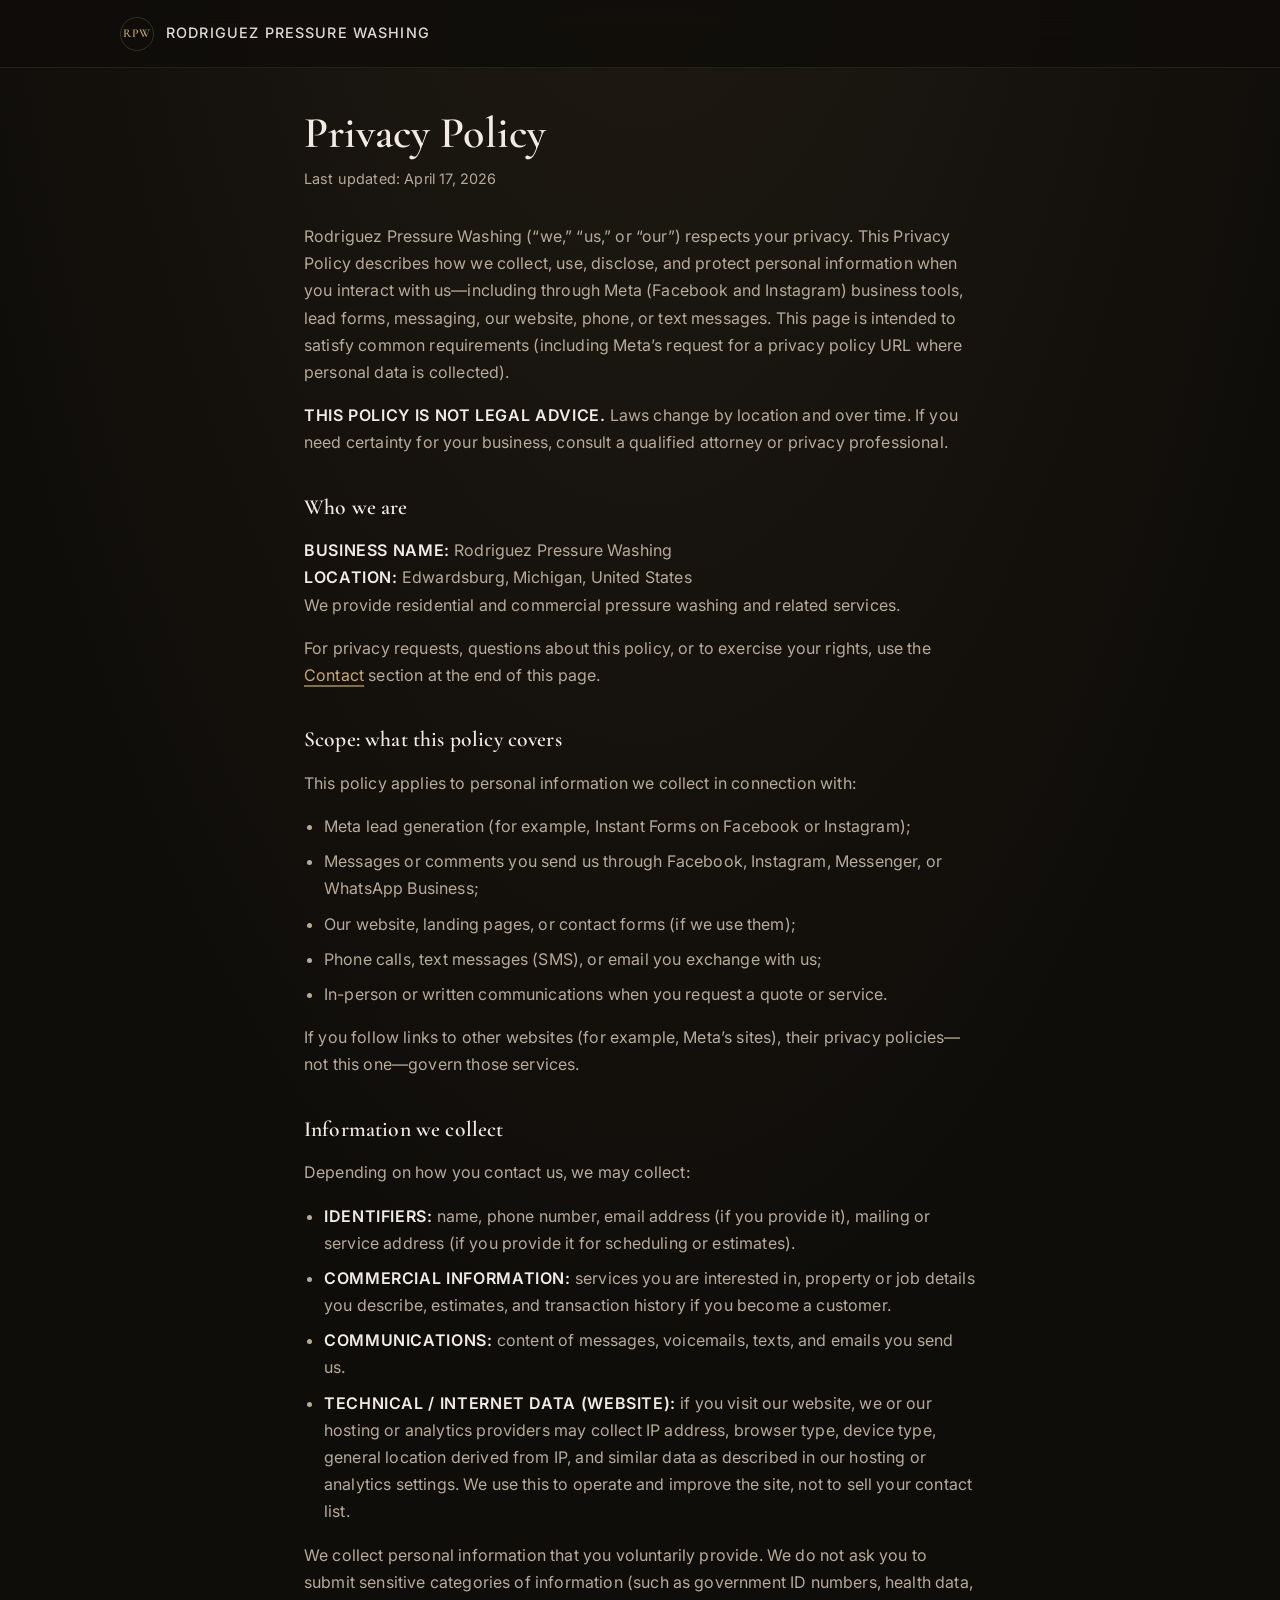
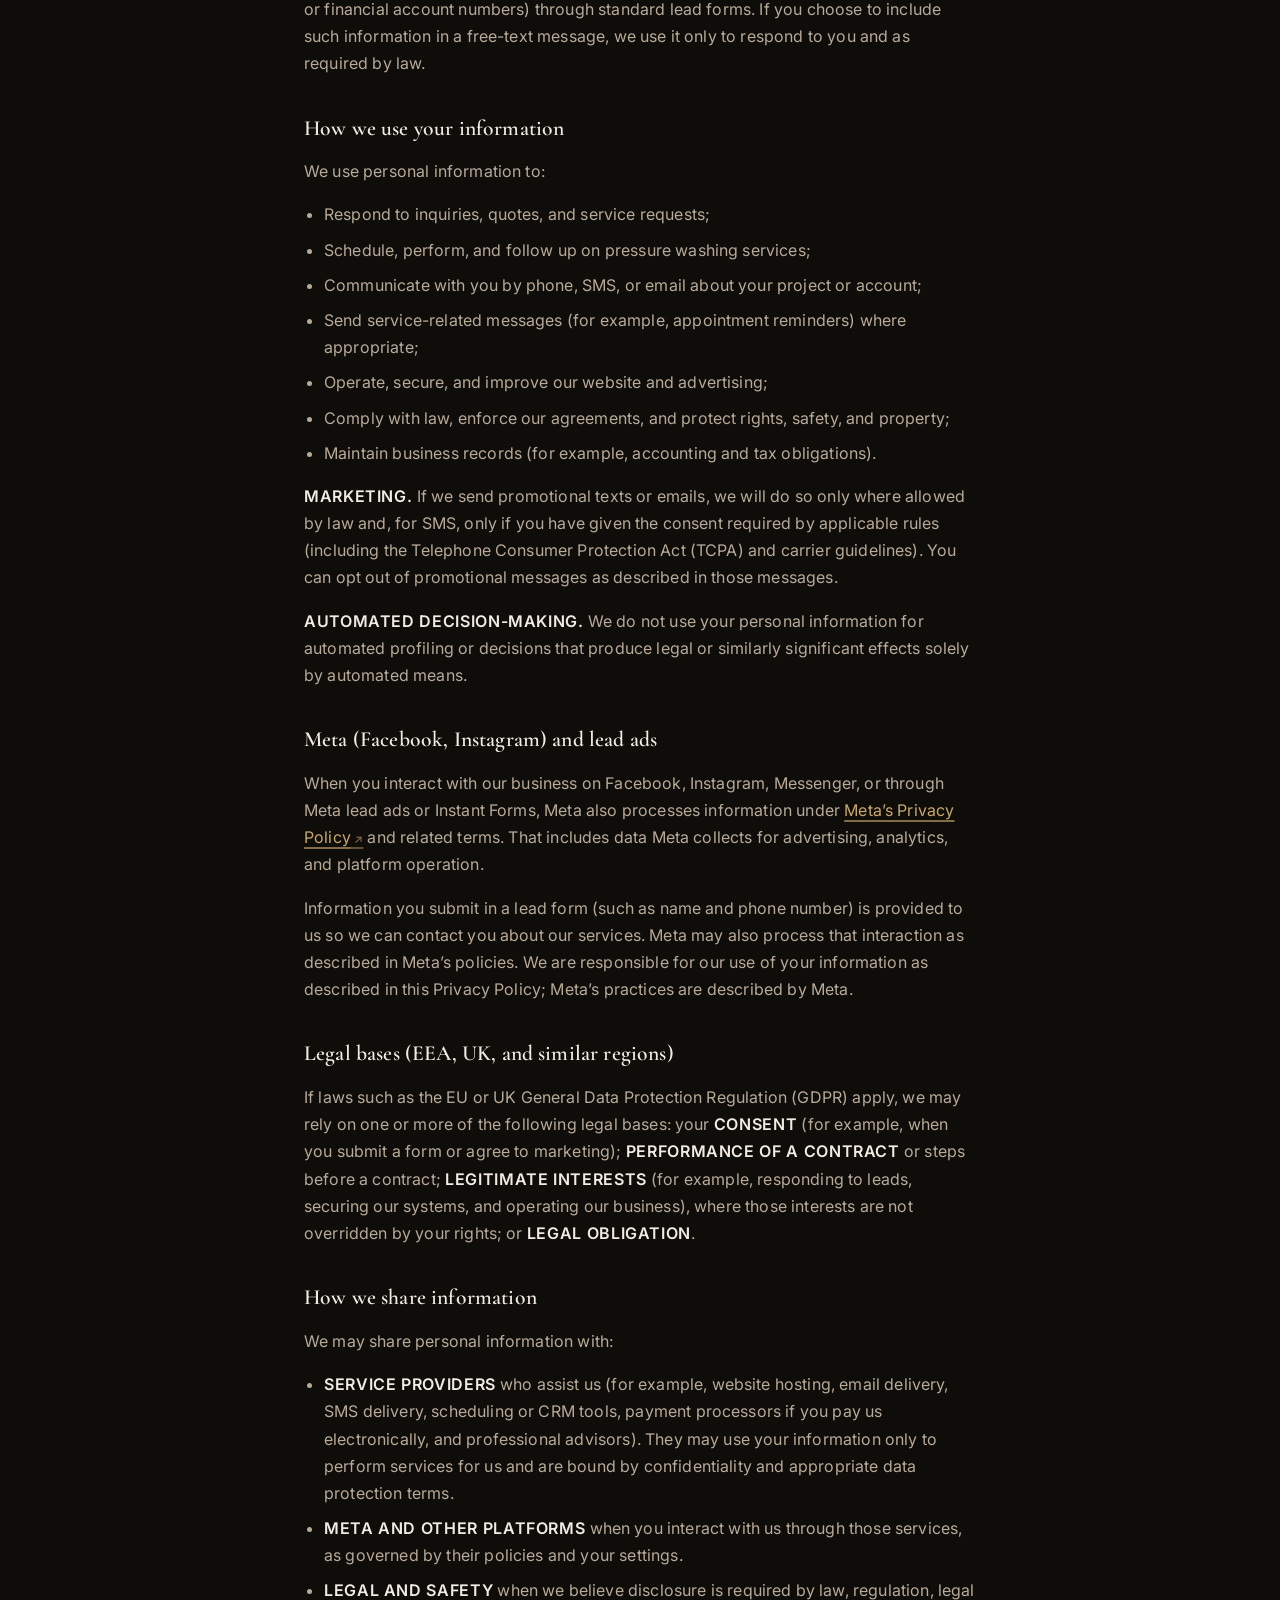
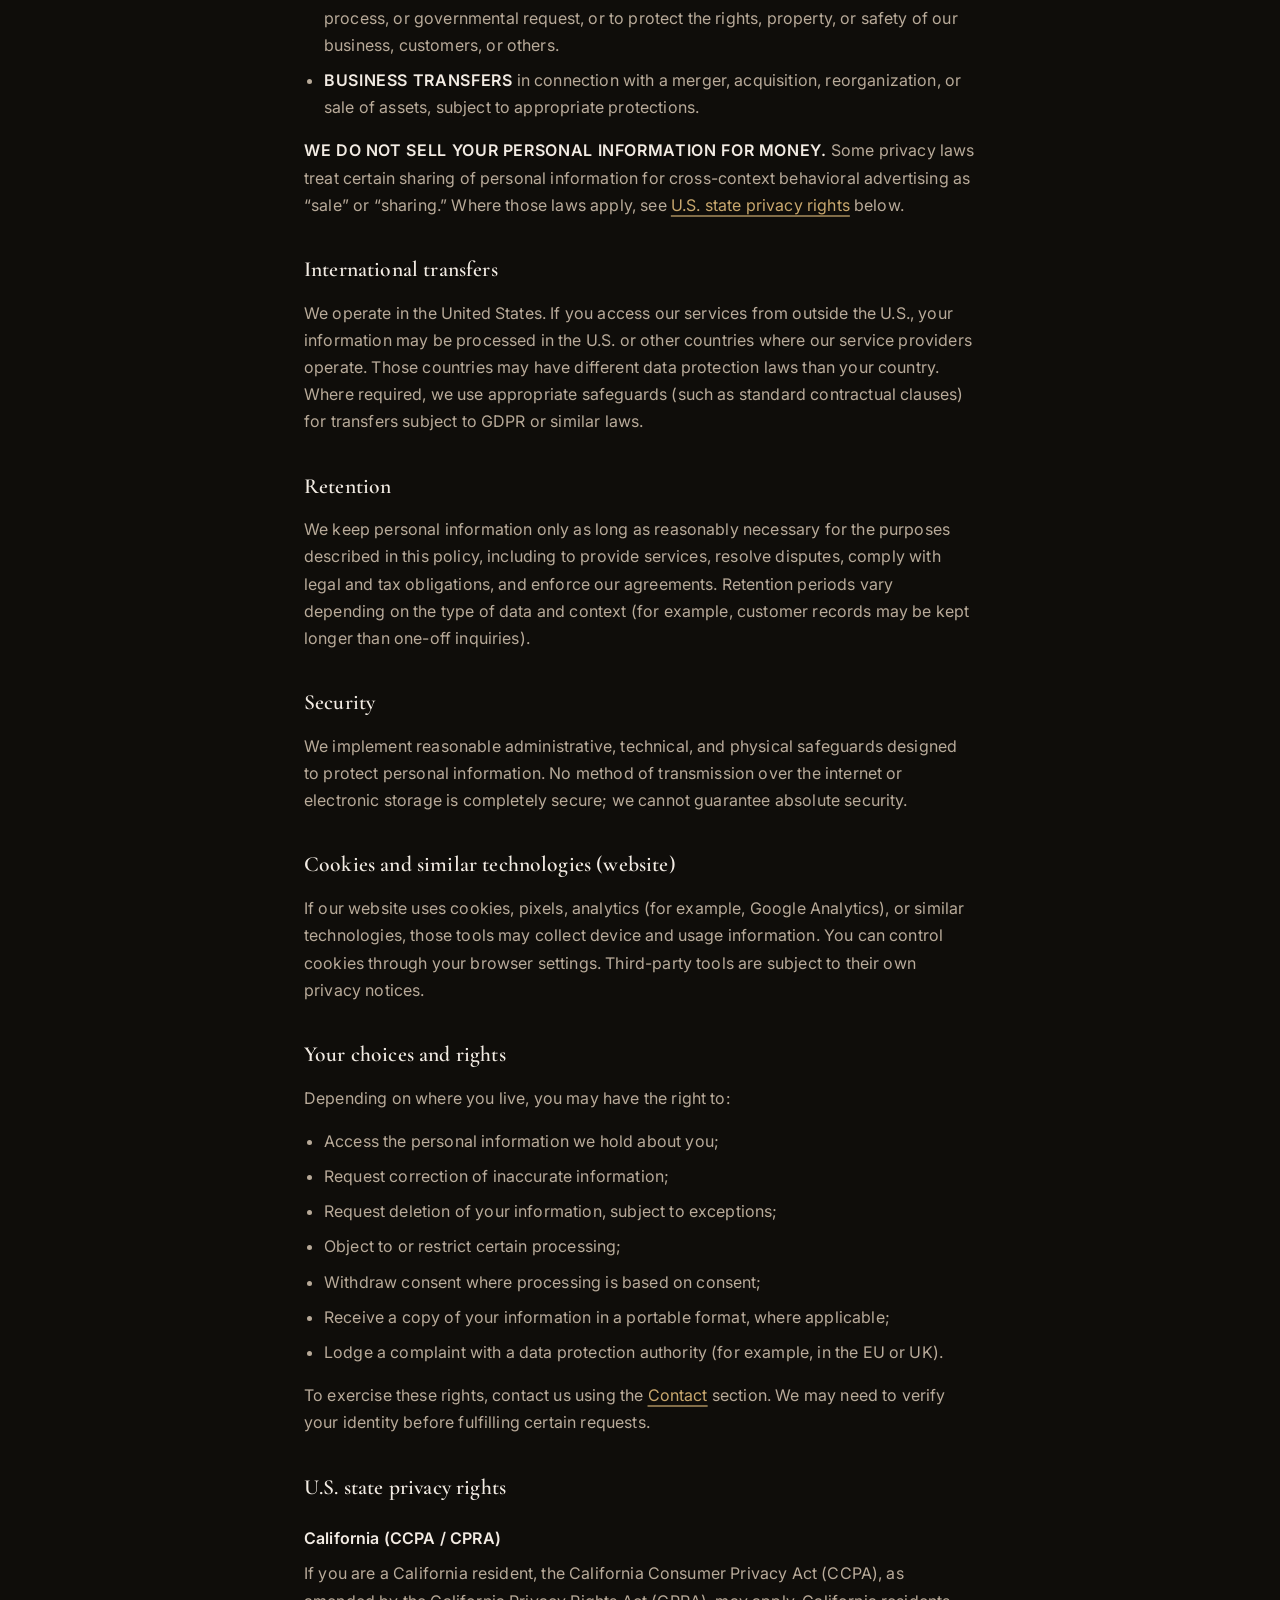
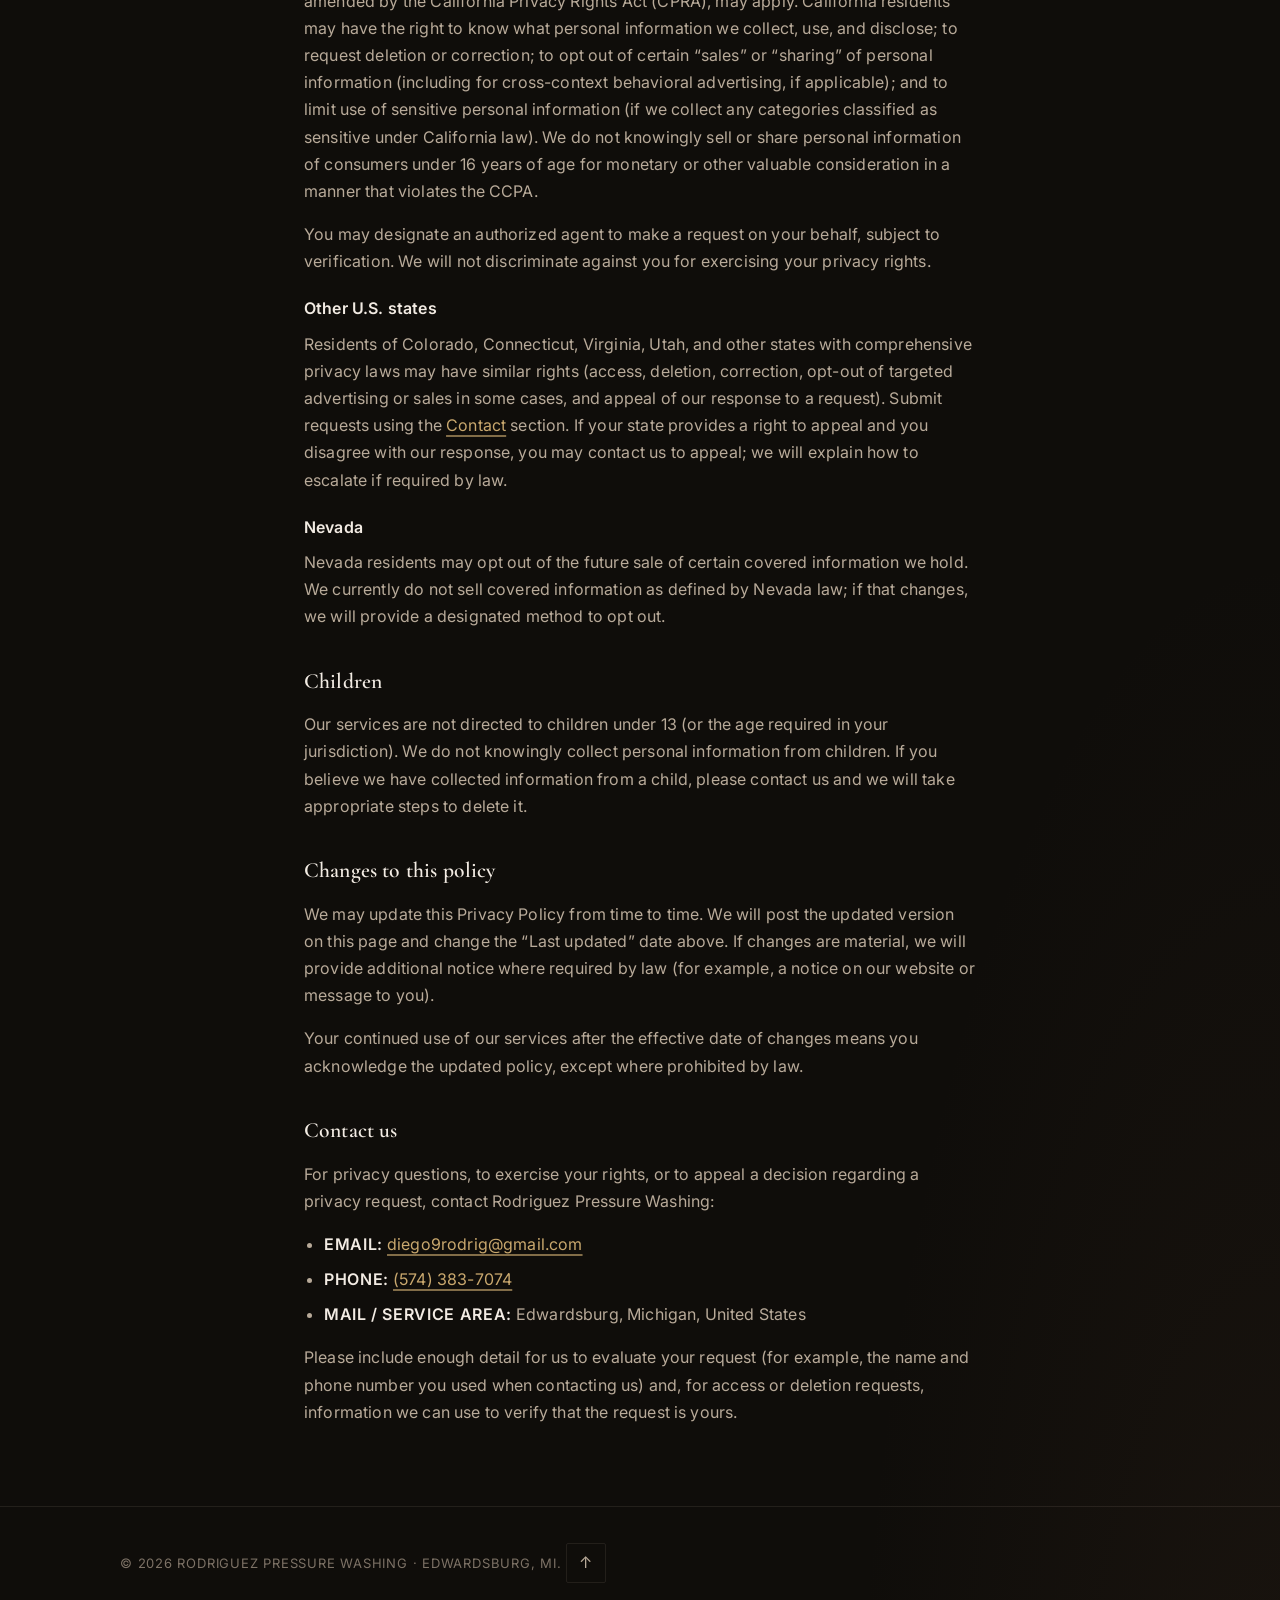
<file: rodriguezpressurewashing/privacy/policy/index.html>
<!DOCTYPE html>
<html lang="en">

<head>
  <meta charset="UTF-8" />
  <meta name="viewport" content="width=device-width, initial-scale=1.0" />
  <meta name="description"
    content="Privacy Policy for Rodriguez Pressure Washing — personal information, Meta lead ads, SMS, and your rights." />
  <title>Privacy Policy — Rodriguez Pressure Washing</title>
  <link rel="preconnect" href="https://fonts.googleapis.com" />
  <link rel="preconnect" href="https://fonts.gstatic.com" crossorigin />
  <link
    href="https://fonts.googleapis.com/css2?family=Cormorant+Garamond:ital,wght@0,400;0,500;0,600;0,700;1,400;1,500&family=Inter:wght@400;500;600&display=swap"
    rel="stylesheet" />
  <!-- Paths go up three levels to the site root where /css and /js live -->
  <link rel="stylesheet" href="../../../css/styles.css" />
  <script>
    /* Same as the main site: lets CSS assume JS ran (e.g. scroll-reveal rules) */
    document.documentElement.classList.add("js");
  </script>
  <style>
    /* Page-only layout: keeps long legal text readable without touching global styles.css */
    .policy-main {
      /* Clear the fixed header bar (see --header-h in styles.css) */
      padding-top: calc(var(--header-h) + 2.5rem);
      padding-bottom: 4rem;
    }

    .policy-inner {
      max-width: min(42rem, 100%);
    }

    .policy-hero-title {
      font-family: var(--font-display);
      font-size: clamp(2rem, 4vw, 2.75rem);
      font-weight: 600;
      line-height: 1.15;
      margin: 0 0 0.5rem;
      color: var(--text-primary);
    }

    .policy-updated {
      margin: 0 0 2rem;
      font-size: 0.9rem;
      color: var(--text-muted);
    }

    .policy-prose h2 {
      font-family: var(--font-display);
      font-size: 1.35rem;
      font-weight: 600;
      margin: 2rem 0 0.75rem;
      color: var(--text-primary);
    }

    .policy-prose h3 {
      font-family: var(--font-body);
      font-size: 1rem;
      font-weight: 600;
      margin: 1.25rem 0 0.5rem;
      color: var(--text-primary);
    }

    .policy-prose p,
    .policy-prose ul {
      margin: 0 0 1rem;
      color: var(--text-muted);
    }

    .policy-prose ul {
      padding-left: 1.25rem;
    }

    .policy-prose li {
      margin-bottom: 0.5rem;
    }

    .policy-prose strong {
      color: var(--text-primary);
    }

    /* Header shows business name only (no nav); keeps the bar aligned like the rest of the site */
    .policy-header-inner {
      justify-content: flex-start;
    }
  </style>
</head>

<body>
  <header class="site-header" id="top">
    <div class="header-inner policy-header-inner">
      <!-- Not a link: avoids implying navigation away from this standalone policy URL -->
      <div class="logo">
        <span class="logo-mark" aria-hidden="true">RPW</span>
        <span class="logo-text">Rodriguez Pressure Washing</span>
      </div>
    </div>
  </header>

  <main class="policy-main" id="main">
    <div class="container policy-inner">
      <h1 class="policy-hero-title">Privacy Policy</h1>
      <p class="policy-updated">Last updated: April 17, 2026</p>

      <div class="policy-prose">
        <p>
          Rodriguez Pressure Washing (“we,” “us,” or “our”) respects your privacy. This Privacy Policy
          describes how we collect, use, disclose, and protect personal information when you interact with
          us—including through Meta (Facebook and Instagram) business tools, lead forms, messaging, our
          website, phone, or text messages. This page is intended to satisfy common requirements (including
          Meta’s request for a privacy policy URL where personal data is collected).
        </p>
        <p>
          <strong>This policy is not legal advice.</strong> Laws change by location and over time. If you need
          certainty for your business, consult a qualified attorney or privacy professional.
        </p>

        <h2>Who we are</h2>
        <p>
          <strong>Business name:</strong> Rodriguez Pressure Washing<br />
          <strong>Location:</strong> Edwardsburg, Michigan, United States<br />
          We provide residential and commercial pressure washing and related services.
        </p>
        <p>
          For privacy requests, questions about this policy, or to exercise your rights, use the
          <a href="#contact">Contact</a> section at the end of this page.
        </p>

        <h2>Scope: what this policy covers</h2>
        <p>This policy applies to personal information we collect in connection with:</p>
        <ul>
          <li>Meta lead generation (for example, Instant Forms on Facebook or Instagram);</li>
          <li>Messages or comments you send us through Facebook, Instagram, Messenger, or WhatsApp Business;</li>
          <li>Our website, landing pages, or contact forms (if we use them);</li>
          <li>Phone calls, text messages (SMS), or email you exchange with us;</li>
          <li>In-person or written communications when you request a quote or service.</li>
        </ul>
        <p>
          If you follow links to other websites (for example, Meta’s sites), their privacy policies—not
          this one—govern those services.
        </p>

        <h2>Information we collect</h2>
        <p>Depending on how you contact us, we may collect:</p>
        <ul>
          <li>
            <strong>Identifiers:</strong> name, phone number, email address (if you provide it), mailing or
            service address (if you provide it for scheduling or estimates).
          </li>
          <li>
            <strong>Commercial information:</strong> services you are interested in, property or job details
            you describe, estimates, and transaction history if you become a customer.
          </li>
          <li>
            <strong>Communications:</strong> content of messages, voicemails, texts, and emails you send us.
          </li>
          <li>
            <strong>Technical / internet data (website):</strong> if you visit our website, we or our
            hosting or analytics providers may collect IP address, browser type, device type, general
            location derived from IP, and similar data as described in our hosting or analytics settings.
            We use this to operate and improve the site, not to sell your contact list.
          </li>
        </ul>
        <p>
          We collect personal information that you voluntarily provide. We do not ask you to submit sensitive
          categories of information (such as government ID numbers, health data, or financial account
          numbers) through standard lead forms. If you choose to include such information in a free-text
          message, we use it only to respond to you and as required by law.
        </p>

        <h2>How we use your information</h2>
        <p>We use personal information to:</p>
        <ul>
          <li>Respond to inquiries, quotes, and service requests;</li>
          <li>Schedule, perform, and follow up on pressure washing services;</li>
          <li>Communicate with you by phone, SMS, or email about your project or account;</li>
          <li>Send service-related messages (for example, appointment reminders) where appropriate;</li>
          <li>Operate, secure, and improve our website and advertising;</li>
          <li>Comply with law, enforce our agreements, and protect rights, safety, and property;</li>
          <li>Maintain business records (for example, accounting and tax obligations).</li>
        </ul>
        <p>
          <strong>Marketing.</strong> If we send promotional texts or emails, we will do so only where
          allowed by law and, for SMS, only if you have given the consent required by applicable rules
          (including the Telephone Consumer Protection Act (TCPA) and carrier guidelines). You can opt out of
          promotional messages as described in those messages.
        </p>
        <p>
          <strong>Automated decision-making.</strong> We do not use your personal information for automated
          profiling or decisions that produce legal or similarly significant effects solely by automated
          means.
        </p>

        <h2>Meta (Facebook, Instagram) and lead ads</h2>
        <p>
          When you interact with our business on Facebook, Instagram, Messenger, or through Meta lead ads or
          Instant Forms, Meta also processes information under
          <a href="https://www.facebook.com/privacy/policy/" target="_blank" rel="noopener noreferrer">Meta’s
            Privacy Policy</a> and related terms. That includes data Meta collects for advertising, analytics,
          and platform operation.
        </p>
        <p>
          Information you submit in a lead form (such as name and phone number) is provided to us so we can
          contact you about our services. Meta may also process that interaction as described in Meta’s
          policies. We are responsible for our use of your information as described in this Privacy Policy;
          Meta’s practices are described by Meta.
        </p>

        <h2>Legal bases (EEA, UK, and similar regions)</h2>
        <p>
          If laws such as the EU or UK General Data Protection Regulation (GDPR) apply, we may rely on one or
          more of the following legal bases: your <strong>consent</strong> (for example, when you submit a
          form or agree to marketing); <strong>performance of a contract</strong> or steps before a contract;
          <strong>legitimate interests</strong> (for example, responding to leads, securing our systems, and
          operating our business), where those interests are not overridden by your rights; or
          <strong>legal obligation</strong>.
        </p>

        <h2>How we share information</h2>
        <p>We may share personal information with:</p>
        <ul>
          <li>
            <strong>Service providers</strong> who assist us (for example, website hosting, email delivery,
            SMS delivery, scheduling or CRM tools, payment processors if you pay us electronically, and
            professional advisors). They may use your information only to perform services for us and are
            bound by confidentiality and appropriate data protection terms.
          </li>
          <li>
            <strong>Meta and other platforms</strong> when you interact with us through those services, as
            governed by their policies and your settings.
          </li>
          <li>
            <strong>Legal and safety</strong> when we believe disclosure is required by law, regulation, legal
            process, or governmental request, or to protect the rights, property, or safety of our business,
            customers, or others.
          </li>
          <li>
            <strong>Business transfers</strong> in connection with a merger, acquisition, reorganization, or
            sale of assets, subject to appropriate protections.
          </li>
        </ul>
        <p>
          <strong>We do not sell your personal information for money.</strong> Some privacy laws treat
          certain sharing of personal information for cross-context behavioral advertising as “sale” or
          “sharing.” Where those laws apply, see <a href="#us-states">U.S. state privacy rights</a> below.
        </p>

        <h2>International transfers</h2>
        <p>
          We operate in the United States. If you access our services from outside the U.S., your information
          may be processed in the U.S. or other countries where our service providers operate. Those countries
          may have different data protection laws than your country. Where required, we use appropriate
          safeguards (such as standard contractual clauses) for transfers subject to GDPR or similar laws.
        </p>

        <h2>Retention</h2>
        <p>
          We keep personal information only as long as reasonably necessary for the purposes described in
          this policy, including to provide services, resolve disputes, comply with legal and tax
          obligations, and enforce our agreements. Retention periods vary depending on the type of data and
          context (for example, customer records may be kept longer than one-off inquiries).
        </p>

        <h2>Security</h2>
        <p>
          We implement reasonable administrative, technical, and physical safeguards designed to protect
          personal information. No method of transmission over the internet or electronic storage is
          completely secure; we cannot guarantee absolute security.
        </p>

        <h2>Cookies and similar technologies (website)</h2>
        <p>
          If our website uses cookies, pixels, analytics (for example, Google Analytics), or similar
          technologies, those tools may collect device and usage information. You can control cookies through
          your browser settings. Third-party tools are subject to their own privacy notices.
        </p>

        <h2>Your choices and rights</h2>
        <p>Depending on where you live, you may have the right to:</p>
        <ul>
          <li>Access the personal information we hold about you;</li>
          <li>Request correction of inaccurate information;</li>
          <li>Request deletion of your information, subject to exceptions;</li>
          <li>Object to or restrict certain processing;</li>
          <li>Withdraw consent where processing is based on consent;</li>
          <li>Receive a copy of your information in a portable format, where applicable;</li>
          <li>Lodge a complaint with a data protection authority (for example, in the EU or UK).</li>
        </ul>
        <p>
          To exercise these rights, contact us using the <a href="#contact">Contact</a> section. We may
          need to verify your identity before fulfilling certain requests.
        </p>

        <h2 id="us-states">U.S. state privacy rights</h2>
        <h3>California (CCPA / CPRA)</h3>
        <p>
          If you are a California resident, the California Consumer Privacy Act (CCPA), as amended by the
          California Privacy Rights Act (CPRA), may apply. California residents may have the right to know
          what personal information we collect, use, and disclose; to request deletion or correction; to opt
          out of certain “sales” or “sharing” of personal information (including for cross-context behavioral
          advertising, if applicable); and to limit use of sensitive personal information (if we collect
          any categories classified as sensitive under California law). We do not knowingly sell or share
          personal information of consumers under 16 years of age for monetary or other valuable
          consideration in a manner that violates the CCPA.
        </p>
        <p>
          You may designate an authorized agent to make a request on your behalf, subject to verification.
          We will not discriminate against you for exercising your privacy rights.
        </p>

        <h3>Other U.S. states</h3>
        <p>
          Residents of Colorado, Connecticut, Virginia, Utah, and other states with comprehensive privacy laws
          may have similar rights (access, deletion, correction, opt-out of targeted advertising or sales in
          some cases, and appeal of our response to a request). Submit requests using the
          <a href="#contact">Contact</a> section. If your state provides a right to appeal and you disagree
          with our response, you may contact us to appeal; we will explain how to escalate if required by
          law.
        </p>

        <h3>Nevada</h3>
        <p>
          Nevada residents may opt out of the future sale of certain covered information we hold. We currently
          do not sell covered information as defined by Nevada law; if that changes, we will provide a
          designated method to opt out.
        </p>

        <h2>Children</h2>
        <p>
          Our services are not directed to children under 13 (or the age required in your jurisdiction). We do
          not knowingly collect personal information from children. If you believe we have collected
          information from a child, please contact us and we will take appropriate steps to delete it.
        </p>

        <h2>Changes to this policy</h2>
        <p>
          We may update this Privacy Policy from time to time. We will post the updated version on this page
          and change the “Last updated” date above. If changes are material, we will provide additional notice
          where required by law (for example, a notice on our website or message to you).
        </p>
        <p>
          Your continued use of our services after the effective date of changes means you acknowledge the
          updated policy, except where prohibited by law.
        </p>

        <h2 id="contact">Contact us</h2>
        <p>
          For privacy questions, to exercise your rights, or to appeal a decision regarding a privacy
          request, contact Rodriguez Pressure Washing:
        </p>
        <ul>
          <li>
            <strong>Email:</strong>
            <a href="mailto:diego9rodrig@gmail.com">diego9rodrig@gmail.com</a>
          </li>
          <li>
            <strong>Phone:</strong>
            <a href="tel:+15743837074">(574) 383-7074</a>
          </li>
          <li><strong>Mail / service area:</strong> Edwardsburg, Michigan, United States</li>
        </ul>
        <p>
          Please include enough detail for us to evaluate your request (for example, the name and phone
          number you used when contacting us) and, for access or deletion requests, information we can use to
          verify that the request is yours.
        </p>
      </div>
    </div>
  </main>

  <footer class="site-footer">
    <div class="container footer-inner">
      <p>
        © <span id="year"></span> Rodriguez Pressure Washing · Edwardsburg, MI.
        <a href="#top" class="footer-top" aria-label="Back to top">↑</a>
      </p>
    </div>
  </footer>

  <script src="../../../js/main.js"></script>
</body>

</html>
</file>
<file: css/styles.css>
/* --------------------------------------------------------------------------
   Theme — warm editorial: brown-black base, caramel accent, soft sepia light.
   Still minimal — no neon; richness comes from umber / bronze undertones.
   -------------------------------------------------------------------------- */
:root {
  /* Brown-black surfaces (coffee / walnut, not blue-gray) */
  --bg-deep: #0f0d0a;
  --bg-raised: #1a1611;
  --bg-card: rgba(210, 185, 150, 0.05);
  --border-subtle: rgba(218, 198, 175, 0.1);
  --border-strong: rgba(224, 205, 180, 0.17);

  /* Cream-to-tan text stack */
  --text-primary: #f2ebe3;
  --text-muted: #b8aa99;
  --text-faint: #7d7266;

  /* Caramel / light bronze — links, markers, subtle glows */
  --accent: #c9a86e;
  --accent-highlight: #dfc59a;
  --accent-soft: rgba(201, 168, 110, 0.16);
  --accent-faint: rgba(201, 168, 110, 0.09);
  --accent-underline: rgba(201, 168, 110, 0.62);

  /* Typography: serif headlines feel editorial; Inter stays invisible in a good way */
  --font-display: "Cormorant Garamond", "Times New Roman", serif;
  --font-body: "Inter", system-ui, sans-serif;

  --container: min(1040px, calc(100% - 2.5rem));
  --header-h: 4.25rem;
  --radius: 8px;
  --radius-lg: 12px;

  --ease-out: cubic-bezier(0.22, 1, 0.36, 1);
  /* Shared motion timings — slow = editorial, not flashy */
  --anim-rise: 0.85s;
}

/* Core motion primitives */
@keyframes fade-rise {
  from {
    opacity: 0;
    transform: translateY(1.15rem);
  }
  to {
    opacity: 1;
    transform: translateY(0);
  }
}

@keyframes header-in {
  from {
    opacity: 0;
    transform: translateY(-0.65rem);
  }
  to {
    opacity: 1;
    transform: translateY(0);
  }
}

/* Very slow “breathing” wash behind hero — stays on-brand, not sci-fi */
@keyframes hero-wash {
  0%,
  100% {
    opacity: 1;
    transform: scale(1) translate(0, 0);
  }
  50% {
    opacity: 0.72;
    transform: scale(1.12) translate(-2%, 2%);
  }
}

@keyframes scroll-nudge {
  0%,
  100% {
    opacity: 0.3;
    transform: scaleY(0.88);
    transform-origin: top;
  }
  50% {
    opacity: 0.75;
    transform: scaleY(1);
    transform-origin: top;
  }
}

/* About cards only: a touch more travel + faint scale — still calm, not bouncy */
@keyframes about-card-in {
  from {
    opacity: 0;
    transform: translateY(1.45rem) scale(0.985);
  }
  to {
    opacity: 1;
    transform: translateY(0) scale(1);
  }
}

/* Chips & bullets: quick pop-in after their parent block lands */
@keyframes chip-in {
  from {
    opacity: 0;
    transform: translateY(0.45rem) scale(0.97);
  }
  to {
    opacity: 1;
    transform: translateY(0) scale(1);
  }
}

/* Monogram: barely-there idle motion (distinguished from hover tilt) */
@keyframes logo-idle {
  0%,
  100% {
    transform: rotate(0deg);
  }
  50% {
    transform: rotate(-4deg);
  }
}

@media (prefers-reduced-motion: reduce) {
  *,
  *::before,
  *::after {
    animation-duration: 0.01ms !important;
    animation-iteration-count: 1 !important;
    transition-duration: 0.01ms !important;
    scroll-behavior: auto !important;
  }

  /* Ensure one-shot entrance animations don’t leave content invisible */
  .site-header,
  .hero-bg,
  .hero-inner > *,
  .hero-copy > *,
  .hero-portrait-wrap,
  .scroll-line {
    animation: none !important;
    opacity: 1 !important;
    transform: none !important;
  }

  html.js main > section.section.is-visible .skill-tags li,
  html.js main > section.section.is-visible .experience-bullets li {
    animation: none !important;
    opacity: 1 !important;
    transform: none !important;
  }

  .section-title::after {
    opacity: 1 !important;
    transform: scaleX(1) !important;
    transition: none !important;
  }

  html.js .site-footer .footer-inner {
    opacity: 1 !important;
    transform: none !important;
    animation: none !important;
  }

  .logo-mark {
    animation: none !important;
  }
}

*,
*::before,
*::after {
  box-sizing: border-box;
}

html {
  scroll-behavior: smooth;
}

body {
  margin: 0;
  min-height: 100vh;
  font-family: var(--font-body);
  font-size: 1rem;
  font-weight: 400;
  line-height: 1.7;
  letter-spacing: 0.01em;
  color: var(--text-primary);
  background-color: var(--bg-deep);
  /* Layered sepia washes — top glow + bottom umber pool */
  background-image: radial-gradient(
      ellipse 115% 65% at 50% -12%,
      rgba(201, 168, 110, 0.11),
      transparent 52%
    ),
    radial-gradient(
      ellipse 70% 45% at 100% 105%,
      rgba(95, 65, 45, 0.14),
      transparent 48%
    );
}

img {
  max-width: 100%;
  height: auto;
  display: block;
}

/*
 * Default links: obvious without relying on hover — accent + underline.
 * Opt out on logo, icon buttons, and CTA-style controls (see overrides below).
 */
a {
  color: var(--accent);
  text-decoration: underline solid;
  text-decoration-thickness: 1.5px;
  text-decoration-color: var(--accent-underline);
  text-underline-offset: 0.22em;
  transition: color 0.2s ease, text-decoration-color 0.2s ease;
}

a:hover {
  color: var(--accent-highlight);
  text-decoration-color: var(--accent-highlight);
}

a:focus-visible {
  outline: 2px solid var(--accent);
  outline-offset: 3px;
  border-radius: 2px;
}

/* New tab / off-site hints — kept out of the underline via no text-decoration on pseudo */
a[target="_blank"]:not(.btn):not(.logo):not(.footer-top):not(.resume-aside-link)::after {
  content: "\00a0↗";
  font-size: 0.72em;
  opacity: 0.72;
  text-decoration: none;
}

a.logo {
  color: var(--text-primary);
  text-decoration: none;
}

a.logo:hover {
  color: var(--text-primary);
  text-decoration: none;
}

a.footer-top {
  color: var(--text-muted);
  text-decoration: none;
}

a.footer-top:hover {
  color: var(--text-primary);
  text-decoration: none;
}

.container {
  width: var(--container);
  margin-inline: auto;
}

/* --------------------------------------------------------------------------
   Header — thin bar, little blur; feels like a magazine site
   -------------------------------------------------------------------------- */
.site-header {
  position: fixed;
  inset: 0 0 auto 0;
  z-index: 100;
  height: var(--header-h);
  background: rgba(15, 13, 10, 0.82);
  backdrop-filter: blur(16px);
  -webkit-backdrop-filter: blur(16px);
  border-bottom: 1px solid var(--border-subtle);
  animation: header-in 1s var(--ease-out) forwards;
}

.header-inner {
  width: var(--container);
  height: 100%;
  margin-inline: auto;
  display: flex;
  align-items: center;
  justify-content: space-between;
  gap: 1rem;
}

/* No monogram — navigation is the header */
.site-header--nav-only .header-inner {
  justify-content: center;
}

.site-header--nav-only .nav-toggle {
  position: absolute;
  left: max(1.25rem, calc((100% - var(--container)) / 2 + 0.25rem));
}

@media (min-width: 769px) {
  .site-header--nav-only .nav-toggle {
    display: none;
  }
}

.logo {
  display: inline-flex;
  align-items: center;
  gap: 0.75rem;
  font-family: var(--font-body);
  font-weight: 500;
  font-size: 0.9rem;
  letter-spacing: 0.04em;
  text-transform: uppercase;
  text-decoration: none;
  color: var(--text-primary);
}

.logo:hover {
  text-decoration: none;
  color: var(--text-primary);
}

.logo-mark {
  display: inline-flex;
  align-items: center;
  justify-content: center;
  width: 2.125rem;
  height: 2.125rem;
  border-radius: 50%;
  border: 1px solid var(--border-strong);
  font-family: var(--font-display);
  font-size: 0.75rem;
  font-weight: 600;
  font-style: normal;
  letter-spacing: 0.06em;
  color: var(--accent);
  background: transparent;
  transition: transform 0.45s var(--ease-out), border-color 0.25s ease;
  animation: logo-idle 7s ease-in-out infinite;
}

.logo:hover .logo-mark {
  animation: none;
  transform: rotate(-8deg) scale(1.04);
  border-color: var(--accent);
}

.logo-text {
  opacity: 0.92;
  text-transform: uppercase;
  letter-spacing: 0.08em;
}

.nav-toggle {
  display: none;
  flex-direction: column;
  justify-content: center;
  gap: 6px;
  width: 2.75rem;
  height: 2.75rem;
  padding: 0;
  border: 1px solid var(--border-subtle);
  border-radius: var(--radius);
  background: transparent;
  cursor: pointer;
}

.nav-toggle-bar {
  display: block;
  width: 1.25rem;
  height: 1px;
  margin-inline: auto;
  background: var(--text-primary);
  transition: transform 0.25s var(--ease-out), opacity 0.2s;
}

.nav-toggle[aria-expanded="true"] .nav-toggle-bar:first-child {
  transform: translateY(4px) rotate(45deg);
}

.nav-toggle[aria-expanded="true"] .nav-toggle-bar:last-child {
  transform: translateY(-4px) rotate(-45deg);
}

.nav-list {
  list-style: none;
  margin: 0;
  padding: 0;
  display: flex;
  align-items: center;
  gap: 0.25rem 2rem;
}

/* Shorter top bar — three section jumps only */
.nav-list--compact {
  gap: 0.25rem 2.75rem;
}

.nav-list a {
  font-size: 0.8125rem;
  font-weight: 500;
  letter-spacing: 0.06em;
  text-transform: uppercase;
  /* Inherits sitewide link color + underline from `a` */
  transition: color 0.25s ease, text-decoration-color 0.25s ease;
}

.nav-cta {
  padding: 0.4rem 0.9rem;
  border-radius: 2px;
  border: 1px solid var(--border-strong);
  color: var(--text-primary) !important;
}

.nav-cta:hover {
  border-color: var(--accent);
  background: var(--accent-faint);
  box-shadow: none;
}

@media (max-width: 768px) {
  .nav-toggle {
    display: flex;
  }

  .site-nav {
    position: absolute;
    top: var(--header-h);
    left: 0;
    right: 0;
    padding: 1.25rem 1.5rem 1.5rem;
    background: rgba(15, 13, 10, 0.97);
    border-bottom: 1px solid var(--border-subtle);
    visibility: hidden;
    opacity: 0;
    transform: translateY(-6px);
    pointer-events: none;
    transition: opacity 0.3s var(--ease-out), transform 0.3s var(--ease-out),
      visibility 0.3s;
  }

  .site-nav.is-open {
    visibility: visible;
    opacity: 1;
    transform: translateY(0);
    pointer-events: auto;
  }

  .nav-list {
    flex-direction: column;
    align-items: stretch;
    gap: 0.25rem;
  }

  .nav-list a {
    display: block;
    padding: 0.75rem 0.5rem;
    border-radius: 2px;
  }

  .nav-list a:hover {
    background: var(--accent-faint);
  }
}

/* --------------------------------------------------------------------------
   Hero — slow ambient motion + staggered copy
   -------------------------------------------------------------------------- */
.hero {
  position: relative;
  min-height: 100vh;
  display: flex;
  align-items: center;
  padding-top: var(--header-h);
  overflow: clip;
}

.hero-bg {
  position: absolute;
  inset: -15%;
  background: radial-gradient(
      circle at 72% 38%,
      rgba(201, 168, 110, 0.1),
      transparent 54%
    ),
    radial-gradient(
      circle at 18% 72%,
      rgba(120, 78, 52, 0.09),
      transparent 48%
    );
  pointer-events: none;
  will-change: transform, opacity;
  animation: hero-wash 22s ease-in-out infinite;
}

.hero-inner {
  position: relative;
  z-index: 1;
  padding-block: 5rem 6rem;
  max-width: 40rem;
}

/* Wide hero: copy + portrait side by side on desktop */
.hero-split {
  position: relative;
  z-index: 1;
  display: grid;
  gap: 2.5rem;
  align-items: center;
  padding-block: 5rem 6rem;
}

@media (min-width: 900px) {
  .hero-split {
    grid-template-columns: minmax(0, 1.05fr) minmax(260px, 380px);
    gap: 3.5rem;
  }
}

.hero-copy {
  max-width: 40rem;
}

/* Staggered entrance applies to hero-copy children (same pattern as old .hero-inner) */
.hero-copy > * {
  opacity: 0;
  animation: fade-rise 1.05s var(--ease-out) forwards;
}

.hero-copy > *:nth-child(1) {
  animation-delay: 0.12s;
}

.hero-copy > *:nth-child(2) {
  animation-delay: 0.26s;
}

.hero-copy > *:nth-child(3) {
  animation-delay: 0.4s;
}

.hero-copy > *:nth-child(4) {
  animation-delay: 0.52s;
}

.hero-copy > *:nth-child(4) {
  animation-delay: 0.52s;
}

.hero-portrait-wrap {
  margin: 0;
  text-align: center;
  animation: fade-rise 1.1s var(--ease-out) 0.35s forwards;
  opacity: 0;
}

.hero-portrait {
  width: min(100%, 22rem);
  margin-inline: auto;
  border-radius: 50%;
  border: 2px solid var(--border-strong);
  box-shadow: 0 28px 64px rgba(0, 0, 0, 0.45);
  object-fit: cover;
  aspect-ratio: 1;
}

/* Hero: rectangular portrait (less “template” than a circle) */
.hero-photo {
  width: min(100%, 20rem);
  margin-inline: auto;
  border-radius: var(--radius-lg);
  border: 1px solid var(--border-strong);
  box-shadow: 0 32px 72px rgba(0, 0, 0, 0.42);
  object-fit: cover;
  aspect-ratio: 1;
}

/* Full-body match photo — taller frame, keep player centered */
.hero-photo--action {
  width: min(100%, 18.5rem);
  aspect-ratio: 3 / 4;
  object-position: center 20%;
}

.hero-portrait-caption {
  margin-top: 1rem;
  font-size: 0.75rem;
  letter-spacing: 0.12em;
  text-transform: uppercase;
  color: var(--text-faint);
}

.section-lead--tight {
  margin-bottom: 2rem;
}

/* About: vertical timeline (school · soccer · projects) */
.timeline {
  list-style: none;
  margin: 0;
  padding: 0 0 0 1.75rem;
  border-left: 2px solid var(--border-subtle);
  display: flex;
  flex-direction: column;
  gap: 2rem;
}

.timeline-item {
  position: relative;
  margin: 0;
}

/* Dot on the spine */
.timeline-item::before {
  content: "";
  position: absolute;
  left: calc(-1.75rem - 6px);
  top: 0.35rem;
  width: 10px;
  height: 10px;
  border-radius: 50%;
  background: var(--bg-deep);
  border: 2px solid var(--accent);
}

.timeline-item--accent::before {
  background: var(--accent-soft);
  border-color: var(--accent-highlight);
}

.timeline-when {
  margin: 0 0 0.35rem;
  font-size: 0.75rem;
  font-weight: 600;
  letter-spacing: 0.1em;
  text-transform: uppercase;
  color: var(--text-faint);
}

.timeline-heading {
  margin: 0 0 0.5rem;
  font-family: var(--font-display);
  font-size: 1.35rem;
  font-weight: 500;
  letter-spacing: 0.03em;
}

.timeline-body p {
  margin: 0;
  color: var(--text-muted);
  font-size: 0.9875rem;
  line-height: 1.7;
  max-width: 42rem;
}

/* R8 product block — one place for AutoAlgoAssembler + YouTube */
.product-panel {
  display: grid;
  gap: 1.75rem;
  margin-bottom: 2rem;
  padding: 2rem;
  border-radius: var(--radius-lg);
  border: 1px solid var(--border-subtle);
  background: var(--bg-card);
}

@media (min-width: 880px) {
  .product-panel {
    grid-template-columns: 1.1fr minmax(260px, 360px);
    align-items: start;
    gap: 2.25rem;
  }
}

.product-panel-title {
  margin: 0 0 1rem;
  font-family: var(--font-display);
  font-size: clamp(1.5rem, 3vw, 1.85rem);
  font-weight: 500;
}

.product-panel-intro p {
  margin: 0;
  color: var(--text-muted);
  line-height: 1.75;
}

.product-panel-bullets {
  margin-top: 1.15rem;
}

/* Google Play–style preview card for Agora */
.store-preview {
  margin-top: 0.5rem;
}

.store-preview-device {
  padding: 1.75rem 1.75rem 1.5rem;
  border-radius: var(--radius-lg);
  border: 1px solid var(--border-strong);
  background: linear-gradient(165deg, rgba(201, 168, 110, 0.08), rgba(26, 22, 17, 0.95));
}

.store-preview-top {
  display: flex;
  gap: 1.25rem;
  align-items: flex-start;
  margin-bottom: 1.5rem;
}

.store-preview-icon {
  width: 5.5rem;
  height: 5.5rem;
  border-radius: 22%;
  border: 1px solid var(--border-subtle);
  flex-shrink: 0;
}

.store-preview-title {
  margin: 0 0 0.25rem;
  font-family: var(--font-display);
  font-size: 1.65rem;
  font-weight: 500;
}

.store-preview-dev {
  margin: 0 0 0.65rem;
  font-size: 0.8125rem;
  color: var(--accent);
  text-transform: uppercase;
  letter-spacing: 0.08em;
}

.store-preview-desc {
  margin: 0;
  font-size: 0.95rem;
  color: var(--text-muted);
  line-height: 1.65;
}

.store-preview-cta {
  width: 100%;
  margin-bottom: 0.85rem;
}

@media (min-width: 480px) {
  .store-preview-cta {
    width: auto;
  }
}

.store-preview-url {
  margin: 0;
  font-size: 0.75rem;
  color: var(--text-faint);
  word-break: break-all;
}

.store-preview-url a {
  color: var(--text-muted);
}

/* Quick résumé stats under primary CTAs */
.hero-stats {
  list-style: none;
  margin: 2rem 0 0;
  padding: 1.25rem 0 0;
  border-top: 1px solid var(--border-subtle);
  display: grid;
  grid-template-columns: repeat(2, minmax(0, 1fr));
  gap: 1rem 1.25rem;
}

@media (min-width: 520px) {
  .hero-stats {
    grid-template-columns: repeat(4, minmax(0, 1fr));
  }
}

.hero-stat-value {
  display: block;
  font-family: var(--font-display);
  font-size: 1.65rem;
  font-weight: 600;
  color: var(--accent-highlight);
  line-height: 1.1;
}

.hero-stat-label {
  display: block;
  margin-top: 0.35rem;
  font-size: 0.7rem;
  font-weight: 500;
  letter-spacing: 0.08em;
  text-transform: uppercase;
  color: var(--text-faint);
}

/* Header quick links (résumé / LinkedIn / YouTube) */
.header-social {
  list-style: none;
  margin: 0;
  padding: 0;
  display: flex;
  align-items: center;
  gap: 0.75rem 1.25rem;
}

.header-social a {
  font-size: 0.75rem;
  font-weight: 600;
  letter-spacing: 0.1em;
  text-transform: uppercase;
  text-decoration-thickness: 1px;
}

@media (min-width: 769px) {
  .header-inner {
    flex-wrap: nowrap;
  }

  .site-nav {
    display: flex;
    align-items: center;
    gap: 1.75rem;
  }
}

@media (max-width: 768px) {
  .header-social {
    margin-top: 1rem;
    padding-top: 1rem;
    border-top: 1px solid var(--border-subtle);
    justify-content: center;
  }
}

/* Photo grid below hero */
.gallery-grid {
  display: grid;
  grid-template-columns: 1fr;
  gap: 1.25rem;
}

@media (min-width: 640px) {
  .gallery-grid {
    grid-template-columns: repeat(2, minmax(0, 1fr));
  }
}

@media (min-width: 960px) {
  .gallery-grid {
    grid-template-columns: repeat(4, minmax(0, 1fr));
  }
}

.gallery-card {
  margin: 0;
  border-radius: var(--radius-lg);
  border: 1px solid var(--border-subtle);
  background: var(--bg-card);
  overflow: hidden;
  transition: border-color 0.35s ease, transform 0.4s var(--ease-out), box-shadow 0.4s ease;
}

.gallery-card:hover {
  border-color: var(--border-strong);
  transform: translateY(-3px);
  box-shadow: 0 20px 48px rgba(0, 0, 0, 0.28);
}

.gallery-card img {
  width: 100%;
  aspect-ratio: 4 / 3;
  object-fit: cover;
}

.gallery-card figcaption {
  padding: 0.85rem 1rem 1rem;
  font-size: 0.8rem;
  font-weight: 500;
  letter-spacing: 0.06em;
  text-transform: uppercase;
  color: var(--text-muted);
  text-align: center;
}

.gallery-card figcaption a {
  text-decoration-thickness: 1px;
}

/* Accent tile when we don't have a product screenshot yet */
.gallery-card--accent {
  display: flex;
  flex-direction: column;
  min-height: 100%;
}

.gallery-card--accent .gallery-card-inner {
  flex: 1;
  display: flex;
  flex-direction: column;
  justify-content: center;
  align-items: center;
  gap: 0.35rem;
  padding: 2rem 1.25rem;
  background: linear-gradient(165deg, var(--accent-soft), rgba(55, 42, 32, 0.35));
  aspect-ratio: 4 / 3;
}

.gallery-card-kicker {
  font-size: 0.7rem;
  letter-spacing: 0.14em;
  text-transform: uppercase;
  color: var(--text-faint);
}

.gallery-card-title {
  font-family: var(--font-display);
  font-size: 2rem;
  font-weight: 500;
  color: var(--text-primary);
}

.gallery-card-sub {
  font-size: 0.8rem;
  color: var(--text-muted);
}

/* Scroll-reveal: gallery cards */
html.js main > section.section:not(.is-visible) .gallery-card {
  opacity: 0;
  transform: translateY(1.1rem);
}

html.js main > section.section#gallery.is-visible .gallery-card:nth-child(1) {
  animation: fade-rise var(--anim-rise) var(--ease-out) 0.14s forwards;
}

html.js main > section.section#gallery.is-visible .gallery-card:nth-child(2) {
  animation: fade-rise var(--anim-rise) var(--ease-out) 0.22s forwards;
}

html.js main > section.section#gallery.is-visible .gallery-card:nth-child(3) {
  animation: fade-rise var(--anim-rise) var(--ease-out) 0.3s forwards;
}

html.js main > section.section#gallery.is-visible .gallery-card:nth-child(4) {
  animation: fade-rise var(--anim-rise) var(--ease-out) 0.38s forwards;
}

/* Staggered entrance: each direct child fades up after load */
.hero-inner > * {
  opacity: 0;
  animation: fade-rise 1.05s var(--ease-out) forwards;
}

.hero-inner > *:nth-child(1) {
  animation-delay: 0.12s;
}

.hero-inner > *:nth-child(2) {
  animation-delay: 0.26s;
}

.hero-inner > *:nth-child(3) {
  animation-delay: 0.4s;
}

.hero-inner > *:nth-child(4) {
  animation-delay: 0.52s;
}

.hero-inner > *:nth-child(5) {
  animation-delay: 0.64s;
}

.hero-eyebrow {
  margin: 0 0 1rem;
  font-family: var(--font-body);
  font-size: 0.75rem;
  font-weight: 500;
  letter-spacing: 0.16em;
  text-transform: uppercase;
  color: var(--text-muted);
}

.hero-title {
  margin: 0 0 1.25rem;
  font-family: var(--font-display);
  font-size: clamp(3.25rem, 8vw, 5rem);
  font-weight: 500;
  line-height: 1.05;
  /* Hint of warm ivory so the name picks up the brown ambience */
  color: #faf3ea;
  font-feature-settings: "kern" 1, "liga" 1;
  text-transform: uppercase;
  letter-spacing: 0.03em;
}

.hero-tagline {
  max-width: 36rem;
  margin: 0 0 2.25rem;
  font-size: 1.0625rem;
  font-weight: 400;
  color: var(--text-muted);
  line-height: 1.75;
}

.hero-actions {
  display: flex;
  flex-wrap: wrap;
  gap: 0.75rem 1rem;
}

/* Résumé: visually split from the primary CTA; PDF opens in the browser tab by default */
.resume-aside {
  margin-top: 2rem;
  padding-top: 1.5rem;
  border-top: 1px solid var(--border-strong);
  max-width: 26rem;
}

.resume-aside--contact {
  margin-inline: auto;
  margin-bottom: 2.25rem;
  max-width: 28rem;
  text-align: center;
}

/* Single word in HTML; caps + spacing match other section labels */
.resume-aside-link {
  display: inline-block;
  margin: 0;
  font-family: var(--font-body);
  /* Slightly larger than eyebrow labels so “RESUME” reads as a clear callout */
  font-size: clamp(0.9rem, 2vw, 1.05rem);
  font-weight: 600;
  letter-spacing: 0.14em;
  text-transform: uppercase;
  text-decoration: underline;
  text-decoration-thickness: 1.5px;
  text-underline-offset: 0.35em;
  color: var(--accent-highlight);
  transition: color 0.25s ease, text-decoration-color 0.25s ease;
}

.resume-aside-link:hover {
  color: #f0e5d4;
  text-decoration-color: #f0e5d4;
}

.btn {
  display: inline-flex;
  align-items: center;
  justify-content: center;
  padding: 0.8rem 1.5rem;
  border-radius: 2px;
  font-family: var(--font-body);
  font-size: 0.8125rem;
  font-weight: 500;
  letter-spacing: 0.06em;
  text-transform: uppercase;
  border: 1px solid transparent;
  cursor: pointer;
  text-decoration: none;
  transition: background 0.25s var(--ease-out), border-color 0.25s,
    color 0.25s, transform 0.25s var(--ease-out), box-shadow 0.25s ease;
}

.btn:hover {
  text-decoration: none;
  transform: translateY(-2px);
}

/* Light button on dark: confident, not flashy */
.btn-primary {
  background: var(--accent-highlight);
  color: var(--bg-deep);
  border-color: var(--accent-highlight);
}

.btn-primary:hover {
  background: #f0e5d4;
  border-color: #f0e5d4;
  box-shadow: 0 10px 36px rgba(40, 28, 18, 0.45);
}

.btn-ghost {
  border-color: var(--border-strong);
  color: var(--text-primary);
  background: transparent;
}

.btn-ghost:hover {
  border-color: var(--accent);
  background: var(--accent-faint);
  color: var(--text-primary);
}

.scroll-hint {
  position: absolute;
  bottom: 2.5rem;
  left: 50%;
  transform: translateX(-50%);
  display: flex;
  flex-direction: column;
  align-items: center;
  gap: 0.6rem;
  font-size: 0.65rem;
  font-weight: 500;
  letter-spacing: 0.22em;
  text-transform: uppercase;
  color: var(--text-faint);
}

.scroll-line {
  width: 1px;
  height: 40px;
  background: linear-gradient(
    to bottom,
    var(--accent),
    transparent
  );
  opacity: 0.55;
  animation: scroll-nudge 3s ease-in-out infinite;
  will-change: transform, opacity;
}

@media (max-width: 768px) {
  .scroll-hint {
    display: none;
  }
}

/* --------------------------------------------------------------------------
   Sections
   -------------------------------------------------------------------------- */
.section {
  padding-block: 6rem;
}

.section-alt {
  background: linear-gradient(
    185deg,
    rgba(201, 168, 110, 0.07) 0%,
    rgba(55, 42, 32, 0.25) 42%,
    rgba(201, 168, 110, 0.05) 100%
  );
  border-block: 1px solid var(--border-subtle);
}

.section-title {
  margin: 0 0 1rem;
  font-family: var(--font-display);
  font-size: clamp(2rem, 4vw, 2.75rem);
  font-weight: 500;
  line-height: 1.15;
  color: var(--text-primary);
  text-transform: uppercase;
  letter-spacing: 0.05em;
  position: relative;
}

/* Accent rule grows in once the section is revealed (see scroll-reveal + .is-visible) */
.section-title::after {
  content: "";
  display: block;
  width: 3.25rem;
  height: 2px;
  margin-top: 0.65rem;
  border-radius: 1px;
  background: linear-gradient(90deg, var(--accent), var(--accent-highlight), transparent);
  opacity: 0;
  transform: scaleX(0);
  transform-origin: left;
  transition: opacity 0.55s var(--ease-out), transform 0.75s var(--ease-out);
}

.cta-inner .section-title::after {
  margin-left: auto;
  margin-right: auto;
  transform-origin: center;
  background: linear-gradient(90deg, transparent, var(--accent), var(--accent-highlight), transparent);
}

.section-lead {
  max-width: 38rem;
  margin: 0 0 2.75rem;
  color: var(--text-muted);
  font-size: 1.0625rem;
}

.experience-list-tight {
  margin-bottom: 0.75rem;
}

/* Featured YouTube walkthrough — product demo above the R8 experience block */
.featured-video {
  display: grid;
  gap: 1.5rem;
  margin-bottom: 2.25rem;
  padding: 1.5rem;
  border-radius: var(--radius-lg);
  border: 1px solid var(--border-strong);
  background: linear-gradient(
    145deg,
    rgba(201, 168, 110, 0.1),
    rgba(26, 22, 17, 0.92) 48%
  );
  transition: border-color 0.35s ease, transform 0.4s var(--ease-out), box-shadow 0.4s ease;
}

.featured-video:hover {
  border-color: var(--accent);
  box-shadow: 0 24px 56px rgba(0, 0, 0, 0.32);
}

@media (min-width: 768px) {
  .featured-video {
    grid-template-columns: minmax(0, 1.05fr) minmax(0, 1fr);
    align-items: center;
    gap: 2rem;
    padding: 1.75rem 2rem;
  }
}

.featured-video-media {
  position: relative;
  display: block;
  border-radius: var(--radius);
  overflow: hidden;
  border: 1px solid var(--border-subtle);
  text-decoration: none;
}

.featured-video-media img {
  width: 100%;
  aspect-ratio: 16 / 9;
  object-fit: cover;
  transition: transform 0.5s var(--ease-out), opacity 0.35s ease;
}

.featured-video-media:hover img {
  transform: scale(1.03);
  opacity: 0.92;
}

.featured-video-media:hover {
  text-decoration: none;
}

/* Pseudo-play control — sits over the thumbnail (link goes to YouTube, not an embedded player) */
.featured-video-play {
  position: absolute;
  left: 50%;
  top: 50%;
  transform: translate(-50%, -50%);
  display: flex;
  align-items: center;
  justify-content: center;
  width: 3.75rem;
  height: 3.75rem;
  border-radius: 50%;
  background: rgba(15, 13, 10, 0.72);
  border: 2px solid var(--accent-highlight);
  color: var(--accent-highlight);
  font-size: 1.15rem;
  padding-left: 0.2rem;
  pointer-events: none;
  transition: background 0.25s ease, transform 0.25s var(--ease-out);
}

.featured-video-media:hover .featured-video-play {
  background: rgba(201, 168, 110, 0.35);
  transform: translate(-50%, -50%) scale(1.06);
}

.featured-video-eyebrow {
  margin: 0 0 0.5rem;
  font-size: 0.72rem;
  font-weight: 600;
  letter-spacing: 0.14em;
  text-transform: uppercase;
  color: var(--accent);
}

.featured-video-title {
  margin: 0 0 0.75rem;
  font-family: var(--font-display);
  font-size: clamp(1.5rem, 3vw, 1.85rem);
  font-weight: 500;
  text-transform: uppercase;
  letter-spacing: 0.04em;
}

.featured-video-desc {
  margin: 0 0 1.25rem;
  color: var(--text-muted);
  font-size: 0.9875rem;
  line-height: 1.7;
}

.featured-video-cta {
  width: fit-content;
}

html.js main > section.section:not(.is-visible) .featured-video {
  opacity: 0;
  transform: translateY(1.1rem);
}

html.js main > section.section#software.is-visible .product-panel {
  animation: fade-rise var(--anim-rise) var(--ease-out) 0.1s forwards;
}

html.js main > section.section#software.is-visible .store-preview {
  animation: fade-rise var(--anim-rise) var(--ease-out) 0.22s forwards;
}

html.js main > section.section#about.is-visible .timeline-item:nth-child(1) {
  animation: fade-rise 0.85s var(--ease-out) 0.08s forwards;
}

html.js main > section.section#about.is-visible .timeline-item:nth-child(2) {
  animation: fade-rise 0.85s var(--ease-out) 0.14s forwards;
}

html.js main > section.section#about.is-visible .timeline-item:nth-child(3) {
  animation: fade-rise 0.85s var(--ease-out) 0.2s forwards;
}

html.js main > section.section#about.is-visible .timeline-item:nth-child(4) {
  animation: fade-rise 0.85s var(--ease-out) 0.26s forwards;
}

html.js main > section.section#about.is-visible .timeline-item:nth-child(5) {
  animation: fade-rise 0.85s var(--ease-out) 0.32s forwards;
}

.about-grid {
  display: grid;
  grid-template-columns: 1fr;
  gap: 1.5rem;
}

/* Bethel + USI + athletics: one row of three on wide screens */
@media (min-width: 900px) {
  .about-grid {
    grid-template-columns: repeat(3, minmax(0, 1fr));
    gap: 1.75rem;
  }
}

/* About only: ~10% roomier cards (padding + type) while section width matches the rest of the site */
#about .about-grid {
  gap: 1.65rem;
}

@media (min-width: 900px) {
  #about .about-grid {
    gap: 1.925rem;
  }
}

#about .about-card {
  padding: 2.2rem 2.475rem;
  border-radius: calc(var(--radius-lg) * 1.1);
}

#about .about-card h3 {
  font-size: 0.825rem;
}

#about .about-card p {
  font-size: calc(0.9875rem * 1.1);
}

/* Strengths: 2×2 grid on wide screens (reuses .about-card look) */
.strengths-grid {
  display: grid;
  grid-template-columns: 1fr;
  gap: 1.5rem;
}

@media (min-width: 640px) {
  .strengths-grid {
    grid-template-columns: repeat(2, minmax(0, 1fr));
    gap: 1.75rem;
  }
}

.about-card {
  padding: 2rem 2.25rem;
  border-radius: var(--radius-lg);
  border: 1px solid var(--border-subtle);
  background: var(--bg-card);
  /* Slightly longer hover so the lift feels relaxed, not snappy */
  transition: border-color 0.35s ease, transform 0.45s var(--ease-out),
    box-shadow 0.45s ease;
}

.about-card:hover {
  border-color: var(--border-strong);
  transform: translateY(-2px);
  box-shadow: 0 16px 40px rgba(0, 0, 0, 0.22);
}

.about-card h3 {
  margin: 0 0 0.6rem;
  font-family: var(--font-body);
  font-size: 0.75rem;
  font-weight: 600;
  letter-spacing: 0.12em;
  text-transform: uppercase;
  color: var(--accent);
}

.about-card p {
  margin: 0;
  color: var(--text-muted);
  font-size: 0.9875rem;
  line-height: 1.7;
}

/* Emphasized phrases in running copy (matches “important” in sentence case source) */
main strong {
  text-transform: uppercase;
  letter-spacing: 0.04em;
  font-weight: 600;
  color: var(--text-primary);
}

/* Small skill / topic chips under card copy (About, Strengths, experience blocks) */
.skill-tags {
  list-style: none;
  display: flex;
  flex-wrap: wrap;
  gap: 0.45rem;
  margin: 1.15rem 0 0;
  padding: 0;
}

.skill-tags li {
  padding: 0.3rem 0.65rem;
  border-radius: 2px;
  font-size: 0.75rem;
  font-weight: 500;
  color: var(--text-muted);
  background: transparent;
  border: 1px solid var(--border-subtle);
  transition: border-color 0.25s ease, color 0.25s ease, transform 0.25s var(--ease-out),
    box-shadow 0.25s ease;
  text-transform: uppercase;
  letter-spacing: 0.05em;
}

.skill-tags li:hover {
  border-color: var(--accent);
  color: var(--text-primary);
  transform: translateY(-2px);
  box-shadow: 0 6px 16px rgba(0, 0, 0, 0.2);
}

.experience-item .skill-tags {
  margin-top: 1.25rem;
}

/* Slightly larger tags inside the scaled About cards */
#about .about-card .skill-tags li {
  font-size: 0.825rem;
}

.experience-list {
  list-style: none;
  margin: 0;
  padding: 0;
  display: flex;
  flex-direction: column;
  gap: 1.5rem;
}

.experience-item {
  margin: 0;
  padding: 2rem;
  border-radius: var(--radius-lg);
  border: 1px solid var(--border-subtle);
  background: var(--bg-card);
  transition: border-color 0.35s var(--ease-out), transform 0.35s var(--ease-out),
    box-shadow 0.35s ease;
}

.experience-item:hover {
  border-color: var(--border-strong);
  transform: translateY(-3px);
  box-shadow: 0 20px 48px rgba(0, 0, 0, 0.28);
}

.experience-meta h3 {
  margin: 0 0 0.4rem;
  font-family: var(--font-display);
  font-size: 1.45rem;
  font-weight: 500;
  text-transform: uppercase;
  letter-spacing: 0.04em;
}

.experience-role {
  margin: 0 0 0.35rem;
  font-size: 0.9375rem;
  font-weight: 500;
  color: var(--text-muted);
  text-transform: uppercase;
  letter-spacing: 0.06em;
}

.experience-dates {
  margin: 0;
  font-size: 0.8125rem;
  color: var(--text-faint);
  text-transform: uppercase;
  letter-spacing: 0.05em;
}

.experience-dates a {
  font-weight: 500;
}

.experience-bullets {
  margin: 1.25rem 0 0;
  padding-left: 1.15rem;
  color: var(--text-muted);
  font-size: 0.9875rem;
}

.experience-bullets li {
  margin: 0.45rem 0;
}

.experience-bullets li::marker {
  color: var(--accent);
}

.section-cta {
  padding-block: 7rem;
  background: radial-gradient(
    ellipse 85% 70% at 50% 110%,
    rgba(160, 105, 68, 0.12),
    transparent 58%
  );
}

.cta-inner {
  text-align: center;
}

.cta-inner .section-title,
.cta-text {
  margin-inline: auto;
}

.cta-text {
  margin-bottom: 2.25rem;
}

.contact-links {
  list-style: none;
  margin: 0;
  padding: 0;
  display: flex;
  flex-wrap: wrap;
  justify-content: center;
  gap: 0.65rem;
}

.contact-pill {
  display: inline-flex;
  padding: 0.65rem 1.25rem;
  border-radius: 2px;
  border: 1px solid var(--border-strong);
  font-weight: 500;
  font-size: 0.8125rem;
  letter-spacing: 0.05em;
  text-transform: uppercase;
  background: transparent;
  /* Pill + underline — reads clearly as a link */
  text-decoration-thickness: 1.5px;
  text-underline-offset: 0.35em;
  transition: border-color 0.25s ease, background 0.25s ease,
    transform 0.25s var(--ease-out), color 0.25s ease,
    text-decoration-color 0.25s ease;
}

.contact-pill:hover {
  border-color: var(--accent);
  background: var(--accent-soft);
  transform: translateY(-2px);
}

.site-footer {
  padding-block: 2.25rem;
  border-top: 1px solid var(--border-subtle);
  color: var(--text-faint);
  font-size: 0.8125rem;
  text-transform: uppercase;
  letter-spacing: 0.06em;
}

.footer-inner {
  display: flex;
  align-items: center;
  justify-content: space-between;
  gap: 1rem;
}

.footer-inner p {
  margin: 0;
}

.site-footer a {
  text-transform: uppercase;
}

.footer-top {
  display: inline-flex;
  align-items: center;
  justify-content: center;
  width: 2.5rem;
  height: 2.5rem;
  border-radius: 2px;
  border: 1px solid var(--border-subtle);
  color: var(--text-muted);
  text-decoration: none;
  font-size: 1rem;
  transition: border-color 0.25s ease, color 0.25s ease,
    transform 0.25s var(--ease-out);
}

.footer-top:hover {
  text-decoration: none;
  border-color: var(--accent);
  color: var(--text-primary);
  transform: translateY(-2px);
}

/* Footer fades up once it enters view (see main.js) */
html.js .site-footer:not(.is-visible) .footer-inner {
  opacity: 0;
  transform: translateY(0.85rem);
}

html.js .site-footer.is-visible .footer-inner {
  animation: fade-rise 0.9s var(--ease-out) forwards;
}

/* --------------------------------------------------------------------------
   Scroll-triggered section reveals (see main.js: adds .is-visible)
   -------------------------------------------------------------------------- */
html.js main > section.section:not(.is-visible) .section-title,
html.js main > section.section:not(.is-visible) .section-lead,
html.js main > section.section:not(.is-visible) .about-card,
html.js main > section.section:not(.is-visible) .experience-item,
html.js main > section.section:not(.is-visible) .gallery-card,
html.js main > section.section:not(.is-visible) .timeline-item,
html.js main > section.section:not(.is-visible) .product-panel,
html.js main > section.section:not(.is-visible) .store-preview,
html.js main > section.section:not(.is-visible) .contact-links > li {
  opacity: 0;
  transform: translateY(1.1rem);
}

/* Match the starting pose of @keyframes about-card-in so there’s no snap when the section reveals */
html.js main > section.section#about:not(.is-visible) .about-card {
  transform: translateY(1.45rem) scale(0.985);
}

html.js main > section.section#strengths:not(.is-visible) .about-card {
  transform: translateY(1.45rem) scale(0.985);
}

html.js main > section.section.is-visible .section-title {
  animation: fade-rise var(--anim-rise) var(--ease-out) 0.06s forwards;
}

html.js main > section.section.is-visible .section-title::after {
  opacity: 1;
  transform: scaleX(1);
  transition-delay: 0.42s;
}

html.js main > section.section.is-visible .section-lead {
  animation: fade-rise var(--anim-rise) var(--ease-out) 0.12s forwards;
}

/* About: longer ease, wider stagger — reads as one unhurried sequence */
html.js main > section.section#about.is-visible .about-grid .about-card:nth-child(1) {
  animation: about-card-in 1.05s var(--ease-out) 0.12s forwards;
}

html.js main > section.section#about.is-visible .about-grid .about-card:nth-child(2) {
  animation: about-card-in 1.05s var(--ease-out) 0.26s forwards;
}

html.js main > section.section#about.is-visible .about-grid .about-card:nth-child(3) {
  animation: about-card-in 1.05s var(--ease-out) 0.4s forwards;
}

html.js main > section.section#strengths.is-visible .strengths-grid .about-card:nth-child(1) {
  animation: about-card-in 1.05s var(--ease-out) 0.12s forwards;
}

html.js main > section.section#strengths.is-visible .strengths-grid .about-card:nth-child(2) {
  animation: about-card-in 1.05s var(--ease-out) 0.22s forwards;
}

html.js main > section.section#strengths.is-visible .strengths-grid .about-card:nth-child(3) {
  animation: about-card-in 1.05s var(--ease-out) 0.32s forwards;
}

html.js main > section.section#strengths.is-visible .strengths-grid .about-card:nth-child(4) {
  animation: about-card-in 1.05s var(--ease-out) 0.42s forwards;
}

html.js main > section.section.is-visible .experience-list .experience-item:nth-child(1) {
  animation: fade-rise var(--anim-rise) var(--ease-out) 0.16s forwards;
}

html.js main > section.section.is-visible .experience-list .experience-item:nth-child(2) {
  animation: fade-rise var(--anim-rise) var(--ease-out) 0.22s forwards;
}

html.js main > section.section.is-visible .experience-list .experience-item:nth-child(3) {
  animation: fade-rise var(--anim-rise) var(--ease-out) 0.28s forwards;
}

/* Contact: stagger list items (each pill) */
html.js main > section.section.is-visible .contact-links > li:nth-child(1) {
  animation: fade-rise 0.75s var(--ease-out) 0.18s forwards;
}

html.js main > section.section.is-visible .contact-links > li:nth-child(2) {
  animation: fade-rise 0.75s var(--ease-out) 0.24s forwards;
}

html.js main > section.section.is-visible .contact-links > li:nth-child(3) {
  animation: fade-rise 0.75s var(--ease-out) 0.3s forwards;
}

html.js main > section.section.is-visible .contact-links > li:nth-child(4) {
  animation: fade-rise 0.75s var(--ease-out) 0.36s forwards;
}

html.js main > section.section.is-visible .contact-links > li:nth-child(5) {
  animation: fade-rise 0.75s var(--ease-out) 0.42s forwards;
}

html.js main > section.section.is-visible .contact-links > li:nth-child(6) {
  animation: fade-rise 0.75s var(--ease-out) 0.48s forwards;
}

/* Skill chips: cascade in after the parent card or experience block */
html.js main > section.section.is-visible .skill-tags li {
  animation: chip-in 0.52s var(--ease-out) backwards;
}

html.js main > section.section.is-visible .skill-tags li:nth-child(1) {
  animation-delay: 0.52s;
}

html.js main > section.section.is-visible .skill-tags li:nth-child(2) {
  animation-delay: 0.59s;
}

html.js main > section.section.is-visible .skill-tags li:nth-child(3) {
  animation-delay: 0.66s;
}

html.js main > section.section.is-visible .skill-tags li:nth-child(4) {
  animation-delay: 0.73s;
}

html.js main > section.section.is-visible .skill-tags li:nth-child(5) {
  animation-delay: 0.8s;
}

html.js main > section.section.is-visible .skill-tags li:nth-child(6) {
  animation-delay: 0.87s;
}

html.js main > section.section.is-visible .skill-tags li:nth-child(7) {
  animation-delay: 0.94s;
}

html.js main > section.section.is-visible .skill-tags li:nth-child(8) {
  animation-delay: 1.01s;
}

html.js main > section.section.is-visible .skill-tags li:nth-child(9) {
  animation-delay: 1.08s;
}

html.js main > section.section.is-visible .skill-tags li:nth-child(10) {
  animation-delay: 1.15s;
}

/* Experience bullets: quick stagger per list */
html.js main > section.section.is-visible .experience-bullets li {
  animation: chip-in 0.48s var(--ease-out) backwards;
}

html.js main > section.section.is-visible .experience-bullets li:nth-child(1) {
  animation-delay: 0.3s;
}

html.js main > section.section.is-visible .experience-bullets li:nth-child(2) {
  animation-delay: 0.38s;
}

html.js main > section.section.is-visible .experience-bullets li:nth-child(3) {
  animation-delay: 0.46s;
}

html.js main > section.section.is-visible .experience-bullets li:nth-child(4) {
  animation-delay: 0.54s;
}

html.js main > section.section.is-visible .experience-bullets li:nth-child(5) {
  animation-delay: 0.62s;
}

html.js main > section.section.is-visible .experience-bullets li:nth-child(6) {
  animation-delay: 0.7s;
}
</file>
